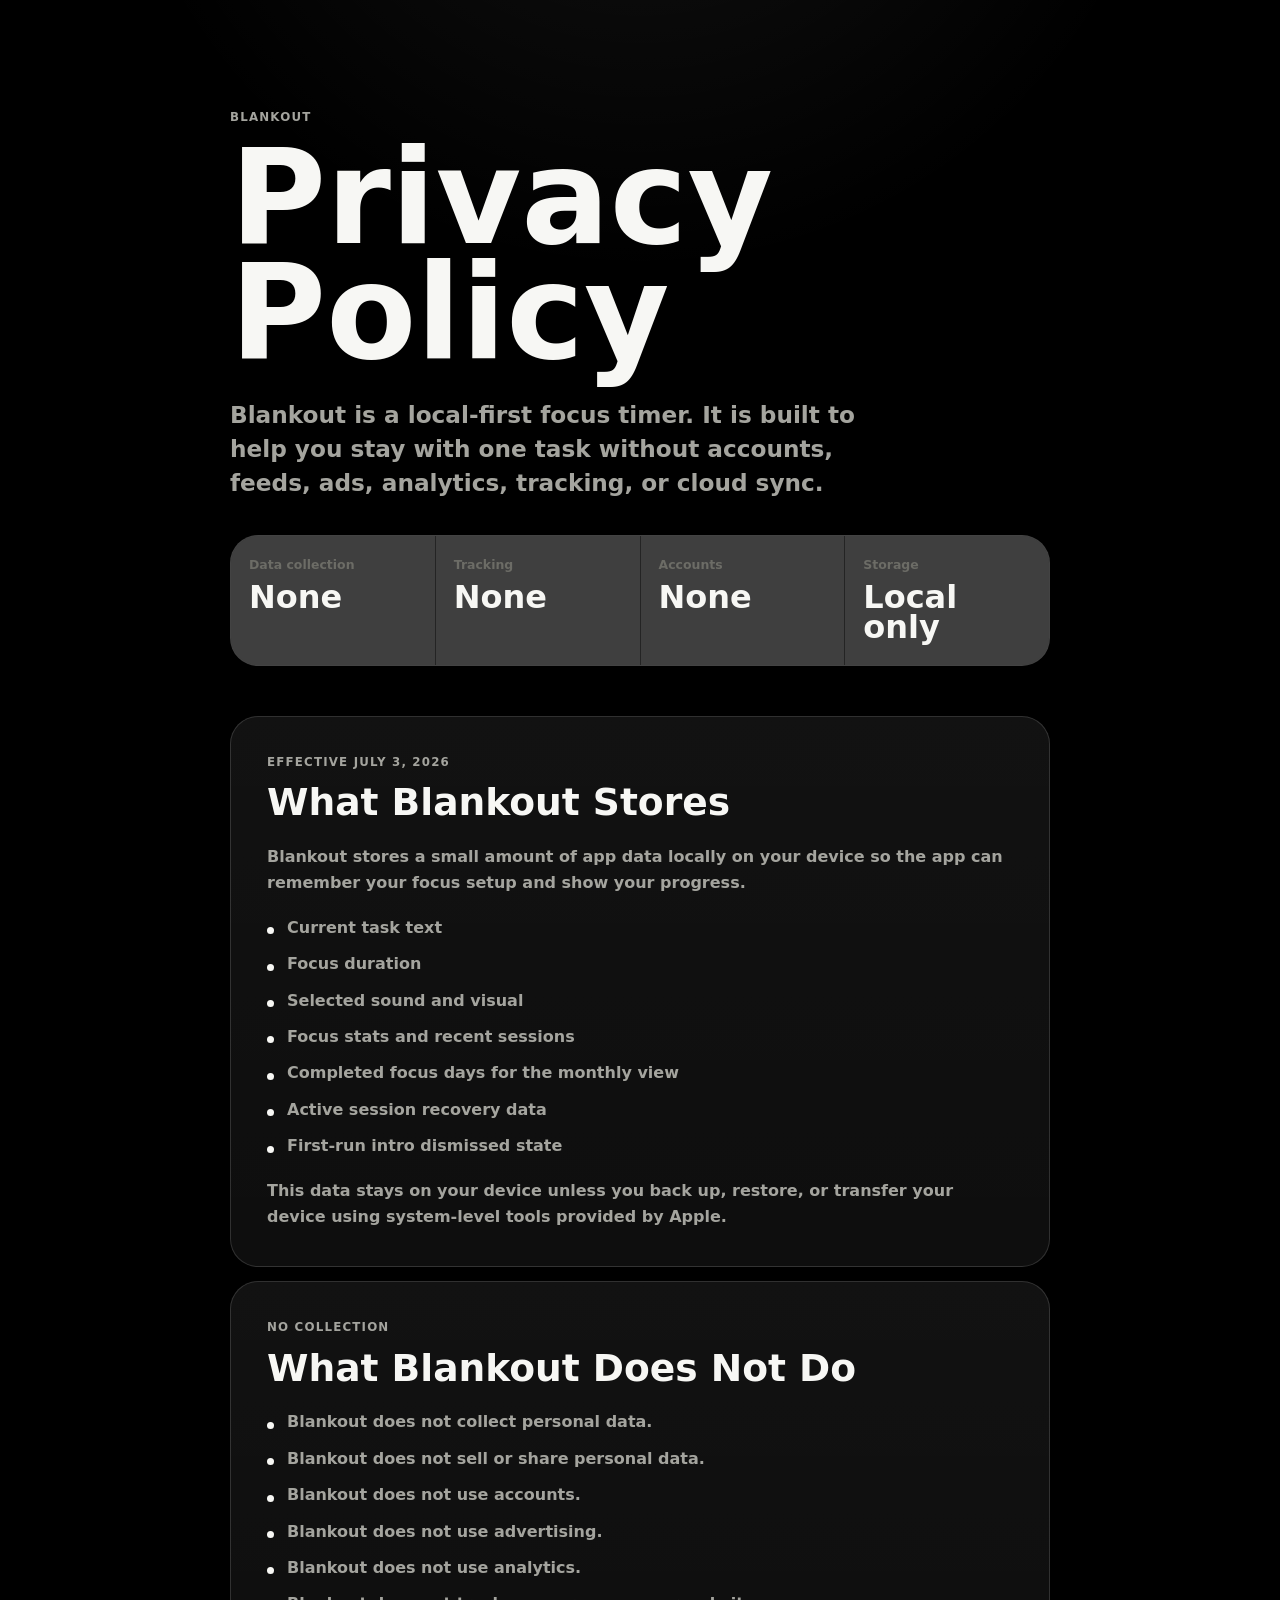
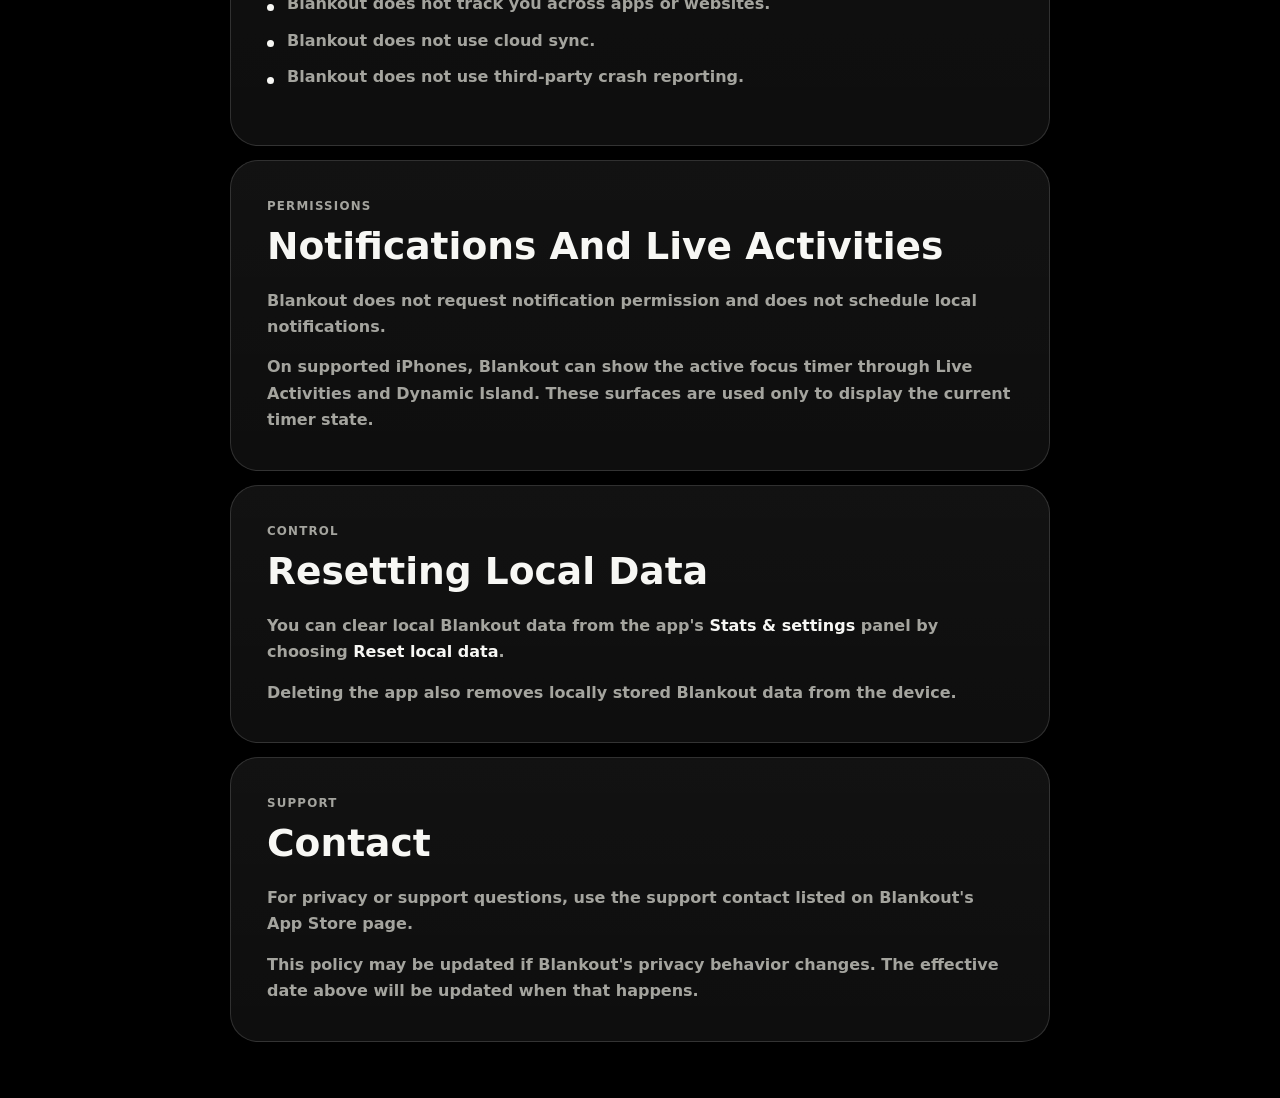
<file: index.html>
<!doctype html>
<html lang="en">
  <head>
    <meta charset="utf-8" />
    <meta name="viewport" content="width=device-width, initial-scale=1" />
    <title>Blankout Privacy Policy</title>
    <meta
      name="description"
      content="Privacy policy for Blankout, a local-first focus timer with no accounts, ads, analytics, tracking, or cloud sync."
    />
    <meta name="theme-color" content="#000000" />
    <link rel="canonical" href="https://sqhil-a.github.io/blankout/" />
    <link rel="stylesheet" href="assets/styles.css" />
  </head>
  <body>
    <main class="page-shell">
      <section class="hero" aria-labelledby="title">
        <p class="eyebrow">Blankout</p>
        <h1 id="title">Privacy Policy</h1>
        <p class="lede">
          Blankout is a local-first focus timer. It is built to help you stay
          with one task without accounts, feeds, ads, analytics, tracking, or
          cloud sync.
        </p>
        <dl class="summary-grid" aria-label="Privacy summary">
          <div>
            <dt>Data collection</dt>
            <dd>None</dd>
          </div>
          <div>
            <dt>Tracking</dt>
            <dd>None</dd>
          </div>
          <div>
            <dt>Accounts</dt>
            <dd>None</dd>
          </div>
          <div>
            <dt>Storage</dt>
            <dd>Local only</dd>
          </div>
        </dl>
      </section>

      <section class="policy-card" aria-labelledby="policy">
        <div class="section-heading">
          <p class="eyebrow">Effective July 3, 2026</p>
          <h2 id="policy">What Blankout Stores</h2>
        </div>
        <p>
          Blankout stores a small amount of app data locally on your device so
          the app can remember your focus setup and show your progress.
        </p>
        <ul>
          <li>Current task text</li>
          <li>Focus duration</li>
          <li>Selected sound and visual</li>
          <li>Focus stats and recent sessions</li>
          <li>Completed focus days for the monthly view</li>
          <li>Active session recovery data</li>
          <li>First-run intro dismissed state</li>
        </ul>
        <p>
          This data stays on your device unless you back up, restore, or
          transfer your device using system-level tools provided by Apple.
        </p>
      </section>

      <section class="policy-card" aria-labelledby="collection">
        <div class="section-heading">
          <p class="eyebrow">No collection</p>
          <h2 id="collection">What Blankout Does Not Do</h2>
        </div>
        <ul>
          <li>Blankout does not collect personal data.</li>
          <li>Blankout does not sell or share personal data.</li>
          <li>Blankout does not use accounts.</li>
          <li>Blankout does not use advertising.</li>
          <li>Blankout does not use analytics.</li>
          <li>Blankout does not track you across apps or websites.</li>
          <li>Blankout does not use cloud sync.</li>
          <li>Blankout does not use third-party crash reporting.</li>
        </ul>
      </section>

      <section class="policy-card" aria-labelledby="notifications">
        <div class="section-heading">
          <p class="eyebrow">Permissions</p>
          <h2 id="notifications">Notifications And Live Activities</h2>
        </div>
        <p>
          Blankout does not request notification permission and does not
          schedule local notifications.
        </p>
        <p>
          On supported iPhones, Blankout can show the active focus timer through
          Live Activities and Dynamic Island. These surfaces are used only to
          display the current timer state.
        </p>
      </section>

      <section class="policy-card" aria-labelledby="reset">
        <div class="section-heading">
          <p class="eyebrow">Control</p>
          <h2 id="reset">Resetting Local Data</h2>
        </div>
        <p>
          You can clear local Blankout data from the app's
          <strong>Stats &amp; settings</strong> panel by choosing
          <strong>Reset local data</strong>.
        </p>
        <p>
          Deleting the app also removes locally stored Blankout data from the
          device.
        </p>
      </section>

      <section class="policy-card" aria-labelledby="contact">
        <div class="section-heading">
          <p class="eyebrow">Support</p>
          <h2 id="contact">Contact</h2>
        </div>
        <p>
          For privacy or support questions, use the support contact listed on
          Blankout's App Store page.
        </p>
        <p>
          This policy may be updated if Blankout's privacy behavior changes.
          The effective date above will be updated when that happens.
        </p>
      </section>
    </main>
  </body>
</html>
</file>
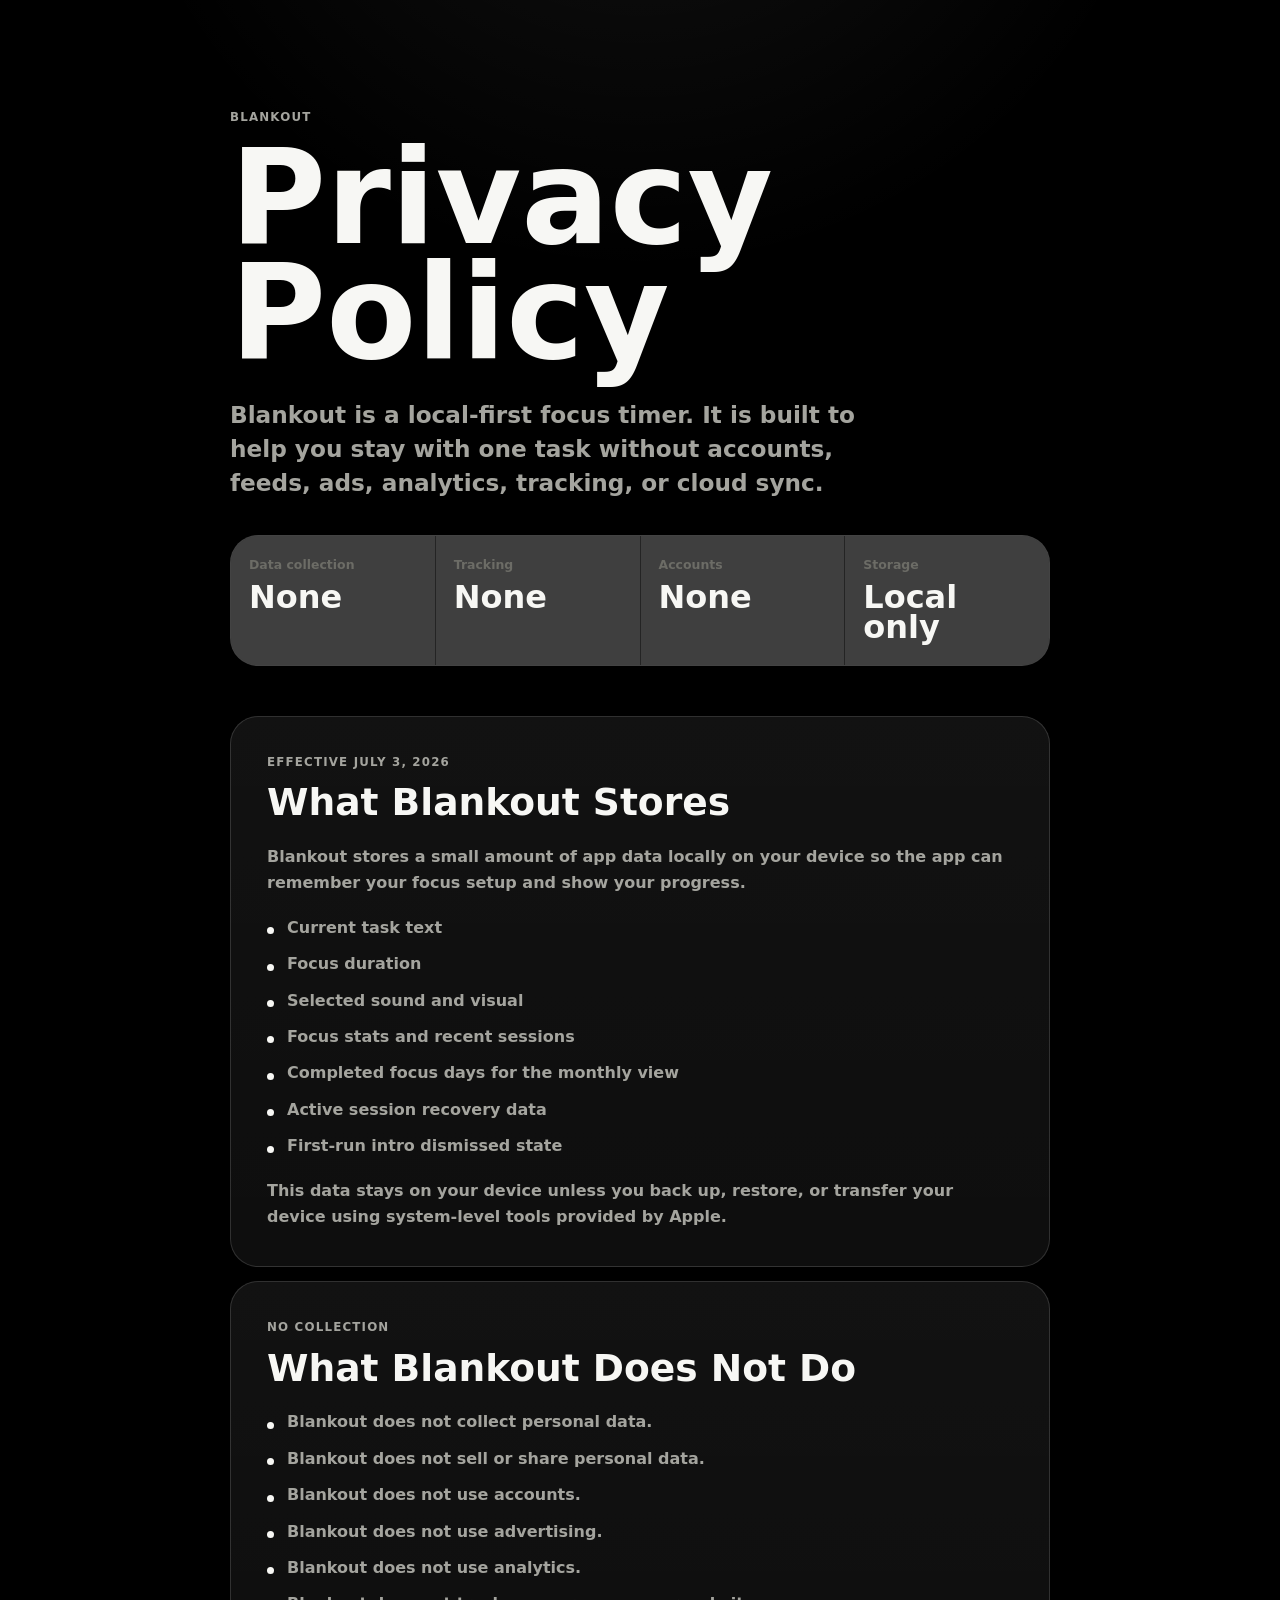
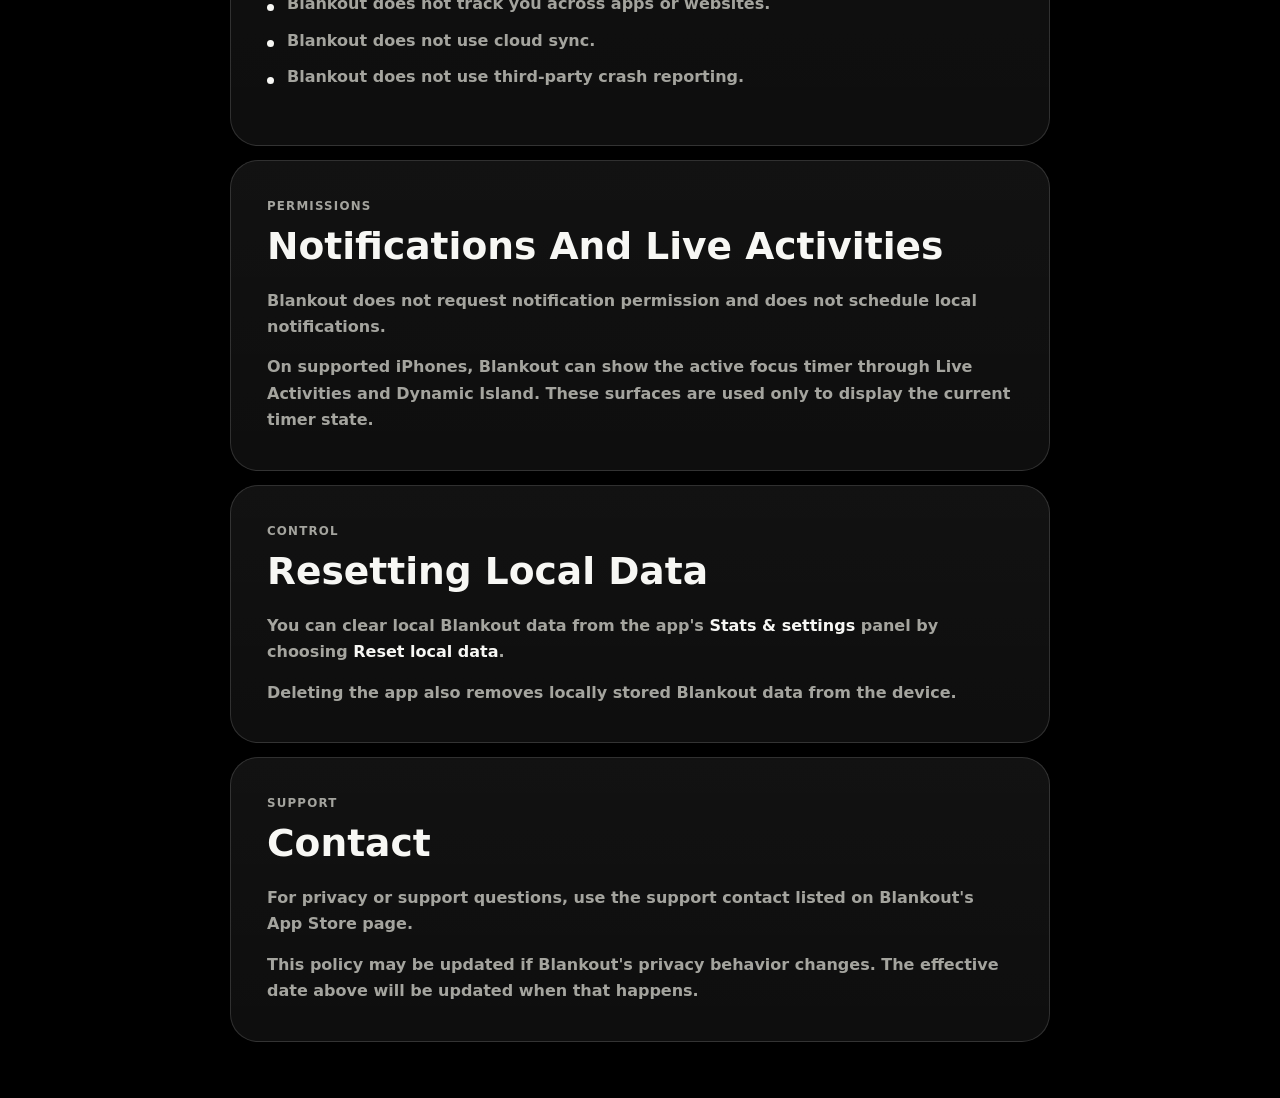
<file: privacy.html>
<!doctype html>
<html lang="en">
  <head>
    <meta charset="utf-8" />
    <meta http-equiv="refresh" content="0; url=./" />
    <meta name="viewport" content="width=device-width, initial-scale=1" />
    <title>Blankout Privacy Policy</title>
    <link rel="canonical" href="https://sqhil-a.github.io/blankout/" />
  </head>
  <body>
    <p>
      Redirecting to
      <a href="./">Blankout Privacy Policy</a>.
    </p>
  </body>
</html>
</file>
<file: assets/styles.css>
:root {
  color-scheme: dark;
  --black: #000;
  --ink: #f7f7f4;
  --muted: #a4a49e;
  --soft: #6c6c66;
  --line: rgba(255, 255, 255, 0.14);
  --panel: rgba(255, 255, 255, 0.055);
  --panel-strong: rgba(255, 255, 255, 0.12);
}

* {
  box-sizing: border-box;
}

html {
  background: var(--black);
}

body {
  margin: 0;
  min-height: 100vh;
  background:
    radial-gradient(circle at 50% -10%, rgba(255, 255, 255, 0.08), transparent 34rem),
    var(--black);
  color: var(--ink);
  font-family:
    Inter, ui-sans-serif, system-ui, -apple-system, BlinkMacSystemFont,
    "SF Pro Display", "Segoe UI", sans-serif;
  letter-spacing: 0;
}

.page-shell {
  width: min(100%, 860px);
  margin: 0 auto;
  padding: clamp(28px, 7vw, 80px) 20px 56px;
}

.hero {
  min-height: 46vh;
  display: grid;
  align-content: end;
  padding: 28px 0 36px;
}

.eyebrow {
  margin: 0 0 12px;
  color: var(--muted);
  font-size: 0.74rem;
  font-weight: 850;
  letter-spacing: 0.1em;
  text-transform: uppercase;
}

h1,
h2 {
  margin: 0;
  font-weight: 900;
  letter-spacing: 0;
}

h1 {
  max-width: 760px;
  font-size: clamp(3.8rem, 13vw, 8.2rem);
  line-height: 0.88;
}

h2 {
  font-size: clamp(1.55rem, 4vw, 2.35rem);
  line-height: 1;
}

.lede {
  max-width: 680px;
  margin: 28px 0 0;
  color: var(--muted);
  font-size: clamp(1.05rem, 2.4vw, 1.45rem);
  font-weight: 650;
  line-height: 1.45;
}

.summary-grid {
  display: grid;
  grid-template-columns: repeat(4, 1fr);
  gap: 1px;
  overflow: hidden;
  margin: 36px 0 0;
  border: 1px solid var(--line);
  border-radius: 28px;
  background: var(--line);
}

.summary-grid div {
  min-width: 0;
  padding: 22px 18px;
  background: var(--panel-strong);
}

.summary-grid dt {
  color: var(--soft);
  font-size: 0.78rem;
  font-weight: 850;
  line-height: 1.1;
}

.summary-grid dd {
  margin: 10px 0 0;
  color: var(--ink);
  font-size: clamp(1.15rem, 3vw, 2rem);
  font-weight: 900;
  line-height: 0.95;
}

.policy-card {
  margin-top: 14px;
  padding: clamp(22px, 5vw, 36px);
  border: 1px solid var(--line);
  border-radius: 28px;
  background: linear-gradient(180deg, rgba(255, 255, 255, 0.07), var(--panel));
}

.section-heading {
  margin-bottom: 22px;
}

p,
li {
  color: var(--muted);
  font-size: 1rem;
  font-weight: 600;
  line-height: 1.65;
}

p {
  margin: 0;
}

p + p {
  margin-top: 14px;
}

ul {
  display: grid;
  gap: 10px;
  margin: 18px 0;
  padding: 0;
  list-style: none;
}

li {
  position: relative;
  padding-left: 20px;
}

li::before {
  content: "";
  position: absolute;
  top: 0.78em;
  left: 0;
  width: 7px;
  height: 7px;
  border-radius: 999px;
  background: var(--ink);
}

strong {
  color: var(--ink);
  font-weight: 850;
}

a {
  color: inherit;
}

@media (max-width: 680px) {
  .page-shell {
    padding-inline: 16px;
  }

  .hero {
    min-height: 48vh;
  }

  .summary-grid {
    grid-template-columns: repeat(2, 1fr);
    border-radius: 24px;
  }

  .summary-grid div {
    padding: 20px 16px;
  }

  .policy-card {
    border-radius: 24px;
  }
}
</file>
